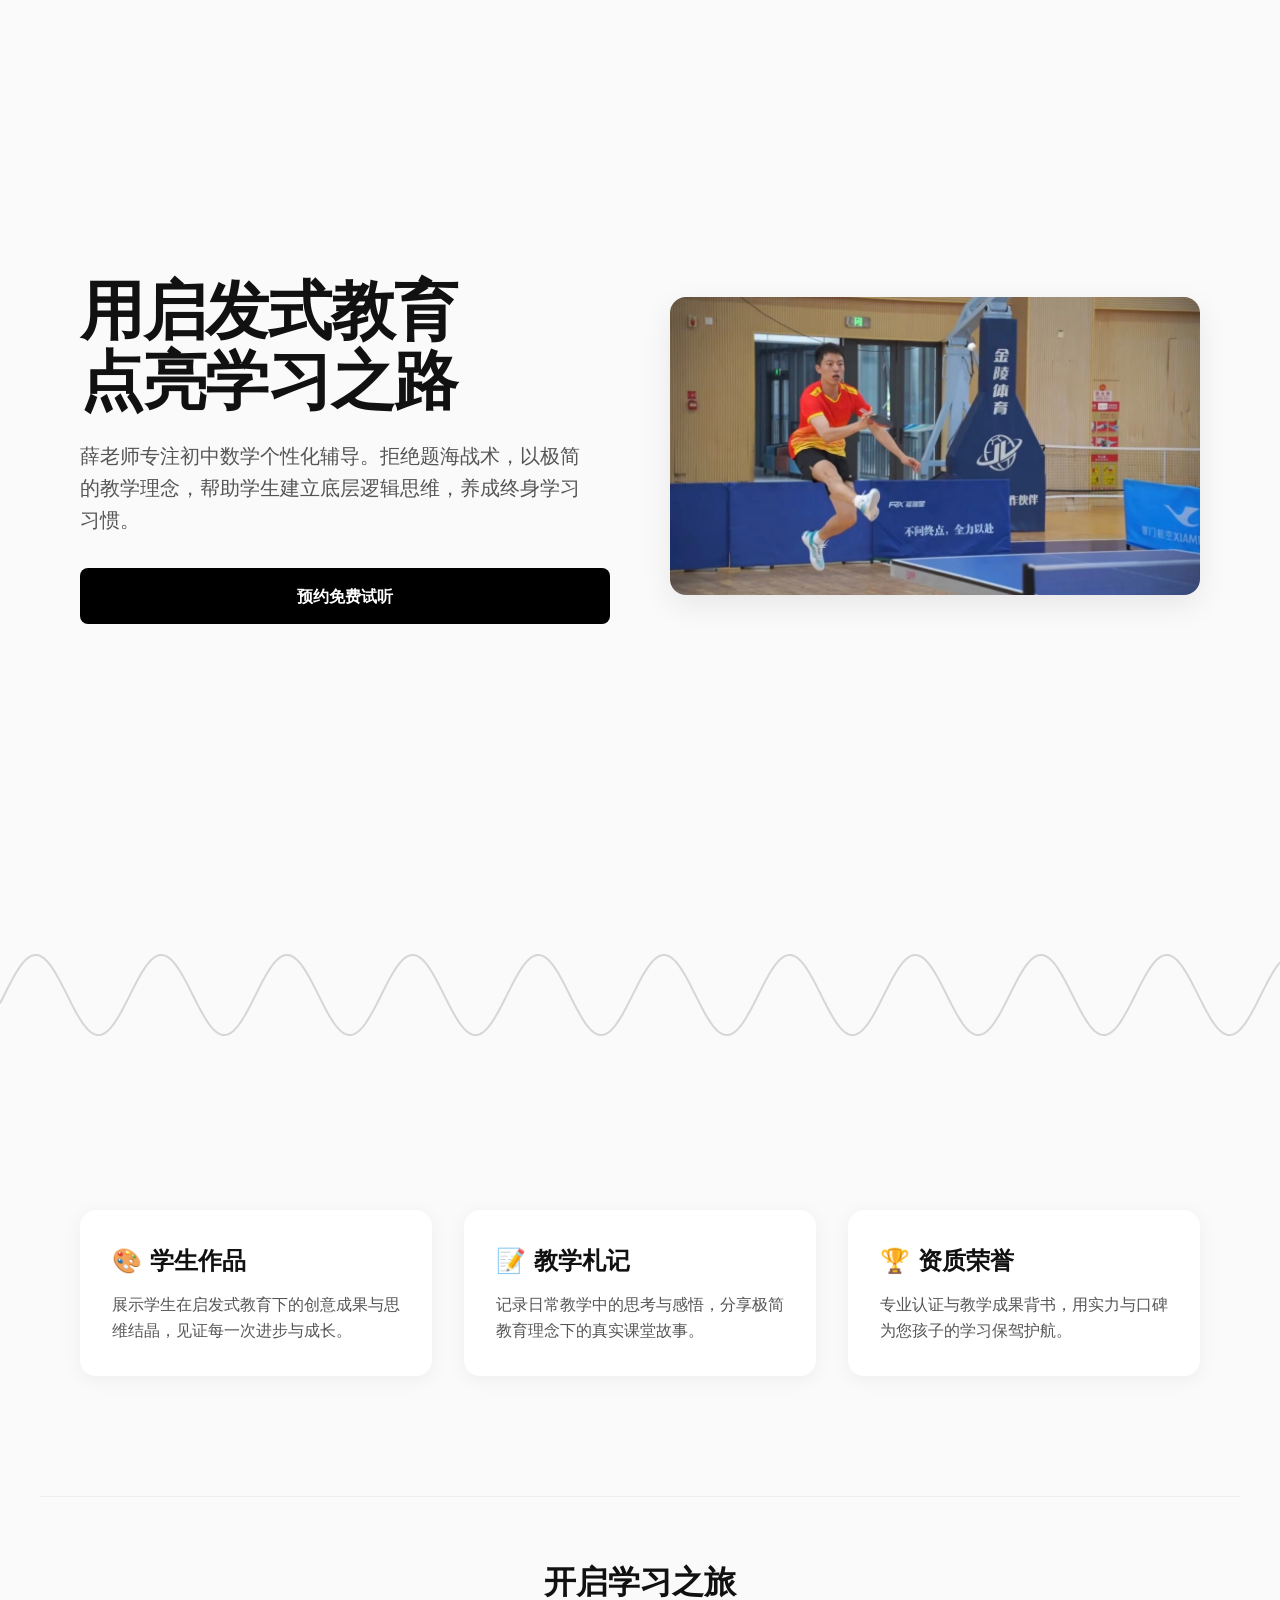
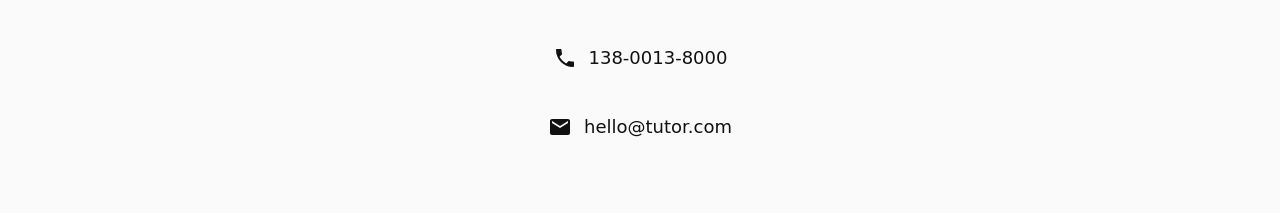
<file: index.html>
<!DOCTYPE html>
<html lang="zh-CN">
<head>
    <meta charset="UTF-8">
    <meta name="viewport" content="width=device-width, initial-scale=1.0">
    <title>薛老师介绍</title>
    <!-- 引入外部 CSS 文件 -->
    <link rel="stylesheet" href="css/style.css">
</head>
<body>

    <!-- 1. 首屏 Hero 区 -->
    <header class="hero">
        <div class="hero-content">
            <h1 class="hero-title">用启发式教育<br>点亮学习之路</h1>
            <p class="hero-subtitle">薛老师专注初中数学个性化辅导。拒绝题海战术，以极简的教学理念，帮助学生建立底层逻辑思维，养成终身学习习惯。</p>
            <div class="cta-group">
                <a href="index.html#contact" class="btn btn-primary">预约免费试听</a>
            </div>
        </div>
        <div class="hero-image">
            <img src="images/薛老师首页照片.jpg" alt="薛老师首页照片" loading="eager">
        </div>
    </header>

    <!-- 新增：区块过渡函数动画 -->
    <div class="wave-divider">
        <canvas id="hero-canvas"></canvas>
    </div>

    <!-- 2. 功能区 (3个卡片) -->
    <section class="features">
        <a href="works.html" class="card">
            <h3>🎨 学生作品</h3>
            <p>展示学生在启发式教育下的创意成果与思维结晶，见证每一次进步与成长。</p>
        </a>
        <a href="notes.html" class="card">
            <h3>📝 教学札记</h3>
            <p>记录日常教学中的思考与感悟，分享极简教育理念下的真实课堂故事。</p>
        </a>
        <a href="credentials.html" class="card">
            <h3>🏆 资质荣誉</h3>
            <p>专业认证与教学成果背书，用实力与口碑为您孩子的学习保驾护航。</p>
        </a>
    </section>

    <!-- 3. 底部联系方式 -->
    <footer id="contact" class="contact-footer">
        <h2>开启学习之旅</h2>
        <div class="contact-links">
            <!-- 电话一键拨打 -->
            <a href="tel:+8613800138000" class="contact-link">
                <svg viewBox="0 0 24 24"><path d="M6.62 10.79c1.44 2.83 3.76 5.14 6.59 6.59l2.2-2.2c.27-.27.67-.36 1.02-.24 1.12.37 2.33.57 3.57.57.55 0 1 .45 1 1V20c0 .55-.45 1-1 1-9.39 0-17-7.61-17-17 0-.55.45-1 1-1h3.5c.55 0 1 .45 1 1 0 1.25.2 2.45.57 3.57.11.35.03.74-.25 1.02l-2.2 2.2z"/></svg>
                138-0013-8000
            </a>
            <!-- 邮箱一键发送 -->
            <a href="mailto:hello@tutor.com" class="contact-link">
                <svg viewBox="0 0 24 24"><path d="M20 4H4c-1.1 0-1.99.9-1.99 2L2 18c0 1.1.9 2 2 2h16c1.1 0 2-.9 2-2V6c0-1.1-.9-2-2-2zm0 4l-8 5-8-5V6l8 5 8-5v2z"/></svg>
                hello@tutor.com
            </a>
        </div>
    </footer>

<!-- 新增：原生 JS 函数动画逻辑 -->
<script>
    const canvas = document.getElementById('hero-canvas');
    const ctx = canvas.getContext('2d');
    let animationFrameId;
    let mouseX = 0, mouseY = 0;

    // 初始化与窗口大小自适应
    function resizeCanvas() {
        canvas.width = canvas.offsetWidth;
        canvas.height = canvas.offsetHeight;
    }
    window.addEventListener('resize', resizeCanvas);
    resizeCanvas();

    // 监听鼠标移动，增加交互感
    document.querySelector('.hero').addEventListener('mousemove', (e) => {
        mouseX = e.clientX / window.innerWidth;
        mouseY = e.clientY / window.innerHeight;
    });

    // 核心绘制逻辑
    function drawWave(time) {
        ctx.clearRect(0, 0, canvas.width, canvas.height);
        ctx.beginPath();
        ctx.lineWidth = 2;
        ctx.strokeStyle = '#111111'; // 线条颜色，可根据主题修改

        const amplitude = 40 + mouseY * 50; // 鼠标Y轴控制波浪起伏
        const frequency = 0.05 + mouseX * 0.1; // 鼠标X轴控制波浪密集度
        const speed = time * 0.002;

        for (let x = 0; x <= canvas.width; x++) {
            const y = canvas.height / 2 + Math.sin(x * frequency + speed) * amplitude;
            if (x === 0) ctx.moveTo(x, y);
            else ctx.lineTo(x, y);
        }
        ctx.stroke();
        animationFrameId = requestAnimationFrame(drawWave);
    }

    // 启动动画
    drawWave(0);
</script>

</body>
</html>
</file>
<file: css/style.css>
/* =========================================
   1. 全局基础与 Design Tokens
   ========================================= */
:root {
    --color-bg: #FAFAFA;
    --color-text-main: #111111;
    --color-text-sub: #555555;
    --color-cta: #000000;
    --color-cta-text: #FFFFFF;
    --max-width: 1200px;
}

* { margin: 0; padding: 0; box-sizing: border-box; }

body {
    background-color: var(--color-bg);
    color: var(--color-text-main);
    font-family: system-ui, -apple-system, BlinkMacSystemFont, 'Segoe UI', Roboto, sans-serif;
    line-height: 1.6;
    -webkit-font-smoothing: antialiased;
}

/* =========================================
   2. Hero 区布局 (CSS Grid)
   ========================================= */
.hero {
    max-width: var(--max-width);
    margin: 0 auto;
    padding: 60px 20px;
    display: grid;
    grid-template-columns: 1fr;
    gap: 40px;
    align-items: center;
    min-height: 100vh;
}

@media (min-width: 768px) {
    .hero {
        grid-template-columns: 1fr 1fr;
        gap: 60px;
        padding: 120px 40px;
    }
    .hero-content { order: 1; }
    .hero-image { order: 2; }
}

/* =========================================
   3. 文字内容与排版
   ========================================= */
.hero-content { display: flex; flex-direction: column; gap: 24px; }

.hero-title {
    font-size: clamp(36px, 5vw, 64px);
    font-weight: 700;
    line-height: 1.1;
    letter-spacing: -0.02em;
}

.hero-subtitle {
    font-size: clamp(16px, 2vw, 20px);
    color: var(--color-text-sub);
    max-width: 500px;
}

/* =========================================
   4. CTA 按钮组
   ========================================= */
.cta-group { display: flex; flex-direction: column; gap: 16px; margin-top: 8px; }

.btn {
    display: inline-flex; align-items: center; justify-content: center;
    height: 56px; padding: 0 32px; border-radius: 8px;
    font-size: 16px; font-weight: 600; text-decoration: none;
    transition: opacity 0.2s ease, transform 0.2s ease; cursor: pointer; border: none;
}

.btn-primary { background-color: var(--color-cta); color: var(--color-cta-text); }
.btn-secondary { background-color: transparent; color: var(--color-text-main); border: 1px solid #CCCCCC; }

@media (hover: none) { .btn:active { transform: scale(0.98); opacity: 0.8; } }
@media (hover: hover) { .btn-primary:hover { opacity: 0.85; } .btn-secondary:hover { background-color: #F0F0F0; } }

/* =========================================
   5. 图像区域
   ========================================= */
.hero-image img {
    width: 100%; height: auto; border-radius: 16px;
    box-shadow: 0 10px 30px rgba(0, 0, 0, 0.08); object-fit: cover;
}

/* =========================================
   6. 功能区卡片 (Stripe 风格)
   ========================================= */
.features {
    max-width: var(--max-width);
    margin: 0 auto;
    padding: 80px 20px;
    display: grid;
    grid-template-columns: 1fr; /* 移动端单列 */
    gap: 24px;
}

@media (min-width: 768px) {
    .features {
        grid-template-columns: repeat(3, 1fr); /* 桌面端三列 */
        padding: 120px 40px;
        gap: 32px;
    }
}

.card {
    background: #FFFFFF;
    padding: 32px;
    border-radius: 16px;
    box-shadow: 0 4px 20px rgba(0, 0, 0, 0.05);
    transition: transform 0.3s ease, box-shadow 0.3s ease;
    text-decoration: none;
    color: inherit;
    display: block;
}

.card h3 { font-size: 24px; margin-bottom: 12px; }
.card p { color: var(--color-text-sub); font-size: 16px; line-height: 1.6; }

@media (hover: hover) {
    .card:hover { transform: translateY(-4px); box-shadow: 0 10px 30px rgba(0, 0, 0, 0.08); }
}

/* =========================================
   7. 底部联系方式
   ========================================= */
.contact-footer {
    max-width: var(--max-width);
    margin: 0 auto;
    padding: 60px 20px;
    text-align: center;
    border-top: 1px solid #EEEEEE;
}

.contact-footer h2 { font-size: 32px; margin-bottom: 24px; }

.contact-links { display: flex; flex-direction: column; gap: 16px; align-items: center; }

.contact-link {
    display: inline-flex; align-items: center; gap: 12px;
    font-size: 18px; color: var(--color-text-main); text-decoration: none;
    padding: 12px 24px; border-radius: 8px; transition: background 0.2s;
}

.contact-link:hover { background-color: #F0F0F0; }
.contact-link svg { width: 24px; height: 24px; fill: currentColor; }

/* =========================================
   8. 区块过渡函数动画样式
   ========================================= */
.wave-divider {
    position: relative;
    width: 100%;
    height: 150px;      /* 控制波浪区域的整体高度 */
    overflow: hidden;   /* 隐藏超出边界的线条 */
    opacity: 0.15;      /* 保持极简风，降低线条透明度 */
    pointer-events: none; /* 防止遮挡页面的正常点击 */
    margin: 20px 0;     /* 与上下区块保持一点间距 */
}

.wave-divider canvas {
    position: absolute;
    top: 0;
    left: 0;
    width: 100%;
    height: 100%;
}
</file>
